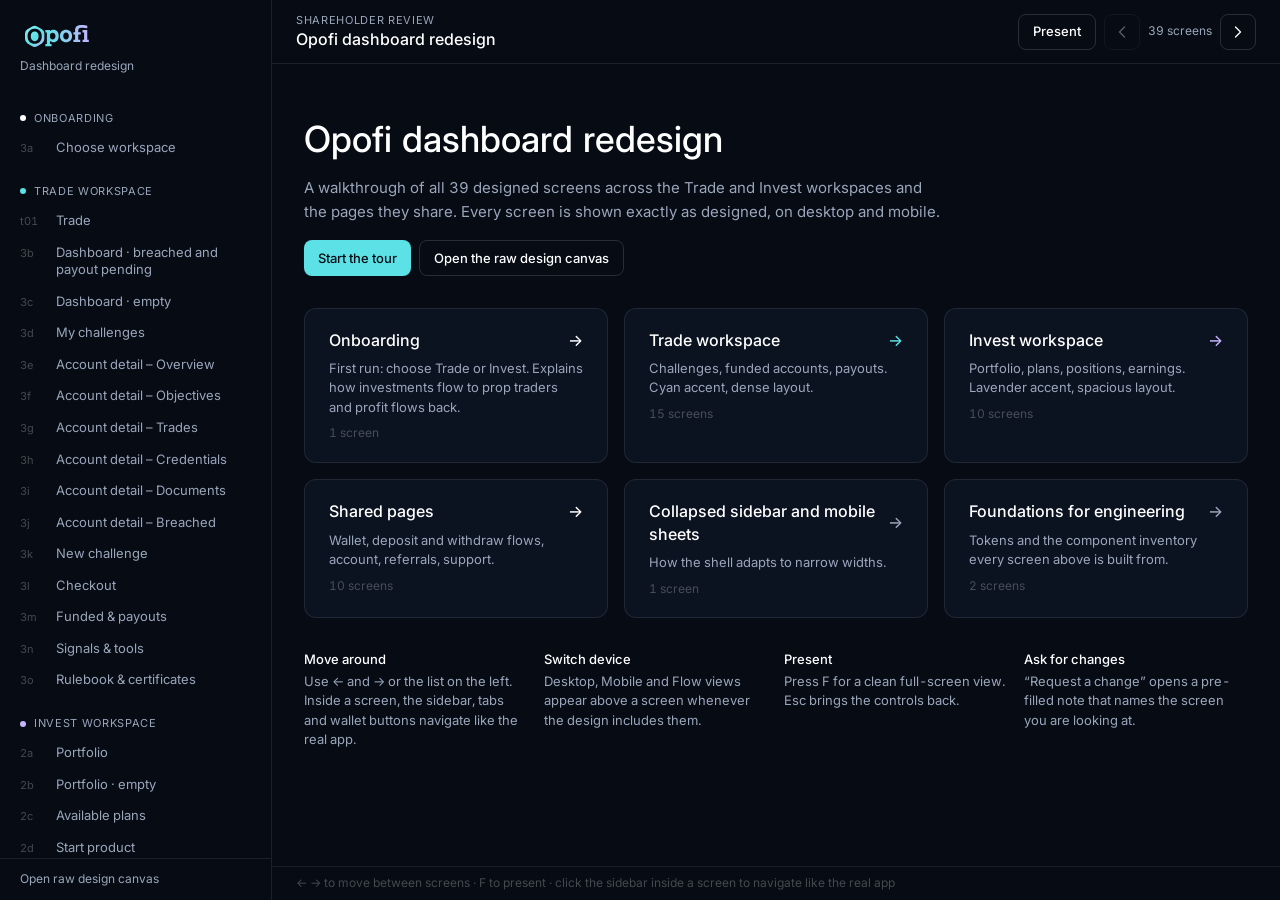
<file: index.html>
<!DOCTYPE html><html><head><meta charset="utf-8"><title>Opofi Dashboard</title>
<meta http-equiv="refresh" content="0; url=showcase/">
<style>html,body{margin:0;height:100%;background:#060b14}</style></head>
<body><a href="showcase/">Opofi Dashboard</a></body></html>
</file>
<file: styles.css>
@import "tokens/fonts.css";
@import "tokens/colors.css";
@import "tokens/typography.css";
@import "tokens/spacing.css";
@import "tokens/effects.css";
@import "tokens/base.css";
</file>
<file: showcase/showcase.css>
html,body{height:100%}
body{margin:0;background:#020508;overflow:hidden}
.app{display:grid;grid-template-columns:272px 1fr;height:100%}

/* rail */
.rail{display:flex;flex-direction:column;min-height:0;background:var(--navy);border-right:1px solid var(--hairline)}
.rail-brand{display:flex;flex-direction:column;gap:6px;padding:20px 20px 16px;color:var(--text-secondary)!important;font-size:12px}
.rail-brand img{height:32px;display:block;align-self:flex-start}
.rail-nav{flex:1;overflow-y:auto;padding:0 8px 16px;scrollbar-width:thin;scrollbar-color:var(--hairline-strong) transparent}
.group{margin-top:12px}
.group-title{display:flex;align-items:center;gap:8px;padding:8px 12px 6px;font-size:11px;letter-spacing:.06em;text-transform:uppercase;color:var(--text-secondary)}
.group-title i{width:6px;height:6px;border-radius:50%;background:var(--g,#fff);flex:none}
.item{display:flex;gap:10px;align-items:baseline;padding:7px 12px;border-radius:var(--radius-control);color:var(--text-secondary)!important;font-size:13px;line-height:1.35;cursor:pointer}
.item:hover{color:#fff!important;background:var(--ink)}
.item.on{color:#fff!important;background:var(--surface-2)}
.item.on .item-id{color:var(--g,#fff)}
.item-id{flex:none;width:26px;font-size:11px;color:var(--text-faint)}
.rail-foot{padding:12px 20px;border-top:1px solid var(--hairline);font-size:12px}
.rail-foot a{color:var(--text-secondary)}
.rail-foot a:hover{color:#fff}

/* main */
.scrim{display:none;position:fixed;inset:0;background:rgba(2,5,8,.6);z-index:20}
.main{display:flex;flex-direction:column;min-width:0;min-height:0}
.bar{display:flex;align-items:center;gap:16px;height:64px;flex:none;padding:0 24px;border-bottom:1px solid var(--hairline);background:var(--navy)}
.bar-title{min-width:0;flex:1}
.bar-eyebrow{font-size:11px;letter-spacing:.06em;text-transform:uppercase;color:var(--g,var(--text-secondary))}
.bar-name{font-size:16px;font-weight:500;white-space:nowrap;overflow:hidden;text-overflow:ellipsis}
.bar-actions{display:flex;align-items:center;gap:8px;flex:none}
.counter{font-size:12px;color:var(--text-secondary);min-width:48px;text-align:center}
.btn{height:36px;padding:0 14px;border-radius:var(--radius-control);font:inherit;font-size:13px;font-weight:500;display:inline-flex;align-items:center;cursor:pointer;white-space:nowrap}
.btn.ghost{background:transparent;border:1px solid var(--border-control);color:#fff!important}
.btn.ghost:hover{border-color:var(--border-control-hover);background:var(--ink)}
.btn.primary{background:var(--cyan);border:0;color:var(--navy)!important}
.btn.primary:hover{background:var(--cyan-light)}
.icon-btn{width:36px;height:36px;border-radius:var(--radius-control);border:1px solid var(--border-control);background:transparent;color:#fff;display:inline-flex;align-items:center;justify-content:center;cursor:pointer;flex:none}
.icon-btn:hover{border-color:var(--border-control-hover);background:var(--ink)}
.icon-btn:disabled{opacity:.35;cursor:default}
.seg{display:flex;gap:2px;padding:2px;border:1px solid var(--hairline);border-radius:var(--radius-control);background:var(--ink);flex:none}
.seg:empty{display:none}
.seg button{height:30px;padding:0 12px;border:0;border-radius:6px;background:transparent;color:var(--text-secondary);font:inherit;font-size:13px;cursor:pointer}
.seg button:hover{color:#fff}
.seg button.on{background:var(--surface-2);color:#fff}
.note{flex:none;padding:10px 24px;font-size:13px;color:var(--text-secondary);border-bottom:1px solid var(--hairline-faint);background:#04080f}
.note:empty{display:none}
.stage{flex:1;min-height:0;overflow:auto;padding:24px;scrollbar-width:thin;scrollbar-color:var(--hairline-strong) transparent}
.loading{color:var(--text-secondary);padding:48px;text-align:center}
.hint{flex:none;padding:8px 24px;font-size:12px;color:var(--text-faint);border-top:1px solid var(--hairline-faint);white-space:nowrap;overflow:hidden;text-overflow:ellipsis}

/* scaled design surface */
.fit{margin:0 auto;position:relative}
.surface{position:absolute;left:0;top:0;transform-origin:0 0;display:flex;gap:40px;align-items:flex-start;width:max-content;color:#fff;font-size:14px;line-height:1.4}
.surface.col{flex-direction:column}
.surface a{color:#5ce1e6}
.surface [data-go]{cursor:pointer}

/* cover */
.cover{max-width:960px;margin:0 auto;padding:32px 8px 48px;display:flex;flex-direction:column;gap:32px}
.cover h1{margin:0;font-size:36px;font-weight:500;line-height:1.1}
.cover p{margin:0;color:var(--text-secondary);font-size:15px;line-height:1.6;max-width:640px}
.cover-cta{display:flex;gap:8px;flex-wrap:wrap}
.cards{display:grid;grid-template-columns:repeat(auto-fill,minmax(280px,1fr));gap:16px}
.card{display:flex;flex-direction:column;gap:8px;padding:20px 24px;background:var(--ink);border:1px solid var(--hairline);border-radius:var(--radius-card);color:#fff!important;cursor:pointer}
.card:hover{border-color:var(--hairline-hover)}
.card-top{display:flex;justify-content:space-between;align-items:center;font-size:16px;font-weight:500}
.card-top span:last-child{color:var(--g)}
.card-desc{font-size:13px;color:var(--text-secondary);line-height:1.5}
.card-meta{font-size:12px;color:var(--text-faint)}
.how{display:grid;grid-template-columns:repeat(auto-fit,minmax(200px,1fr));gap:16px;font-size:13px;color:var(--text-secondary);line-height:1.5}
.how b{display:block;color:#fff;font-weight:500;margin-bottom:2px}

/* present mode */
.app.present{grid-template-columns:1fr}
.app.present .rail,.app.present .note,.app.present .hint,.app.present .hide-present{display:none}
.app.present .bar{height:48px;background:transparent;border-bottom-color:transparent}
.app.present .stage{padding:8px 24px 24px}

.only-narrow{display:none}
@media (max-width:900px){
  .app{grid-template-columns:1fr}
  .rail{position:fixed;inset:0 auto 0 0;width:min(300px,86vw);z-index:30;transform:translateX(-100%);transition:transform var(--duration) var(--ease)}
  .app.menu .rail{transform:none}
  .app.menu .scrim{display:block}
  .only-narrow{display:inline-flex}
  .hide-narrow,.hint,.counter{display:none}
  .bar{height:auto;min-height:56px;flex-wrap:wrap;padding:8px 16px;gap:8px}
  .seg{order:5;width:100%}
  .seg button{flex:1}
  .stage{padding:16px}
  .note{padding:10px 16px}
  .cover h1{font-size:28px}
}
</file>
